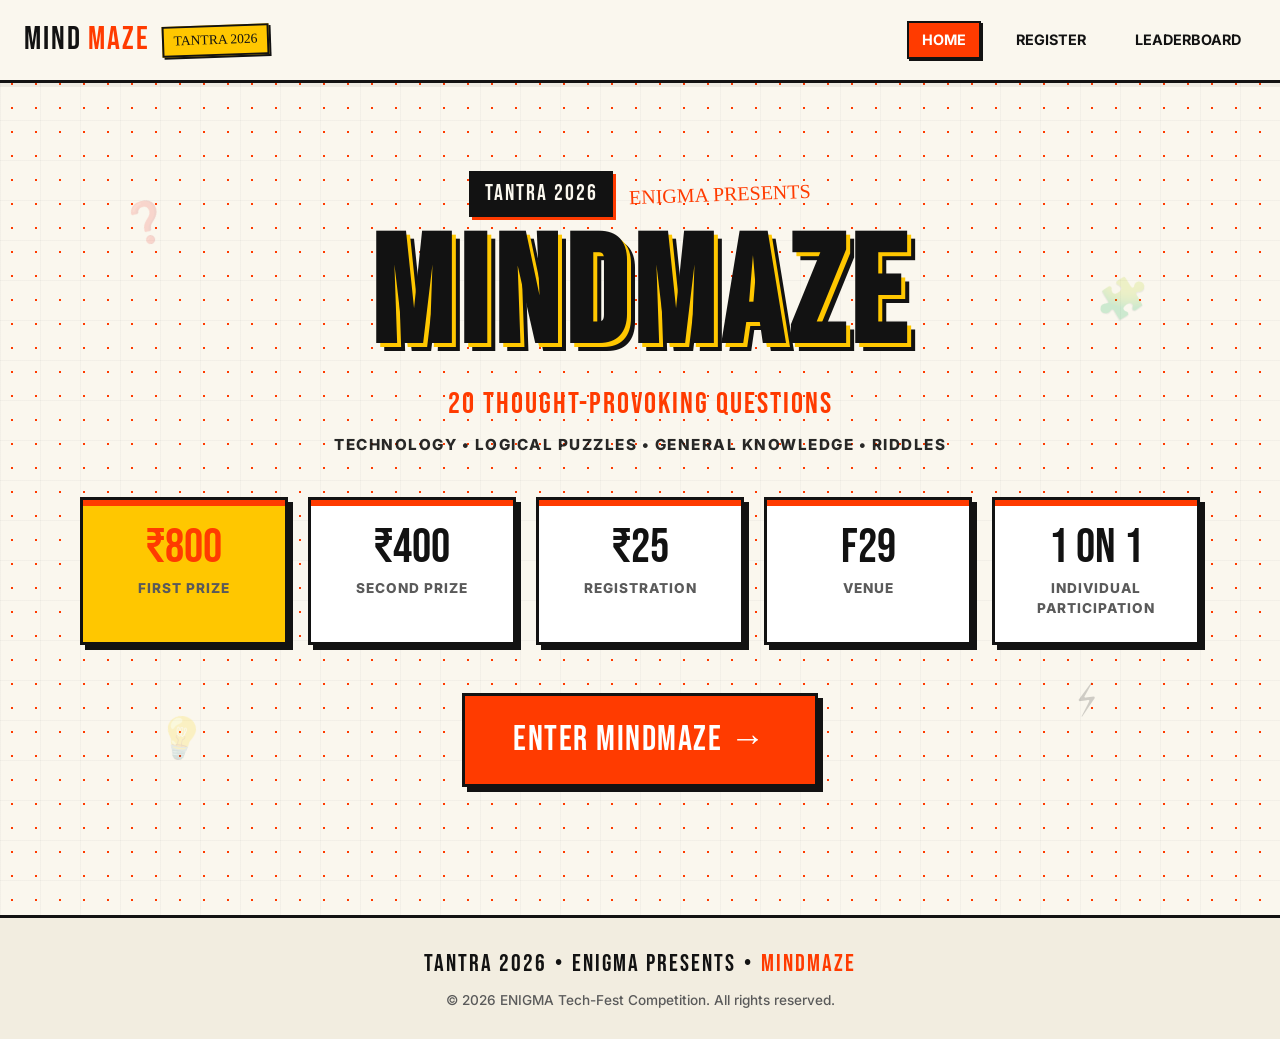
<file: index.html>
<!DOCTYPE html>
<html lang="en">
<head>
  <meta charset="UTF-8">
  <meta name="viewport" content="width=device-width, initial-scale=1.0">
  <title>MINDMAZE | Quiz Competition - TANTRA 2026 by ENIGMA</title>
  <meta name="description" content="MINDMAZE - College Tech-Fest Quiz Competition presented by ENIGMA for TANTRA 2026. 20 thought-provoking questions covering Technology, Logical Puzzles, and General Knowledge.">
  
  <!-- CSS Stylesheets -->
  <link rel="stylesheet" href="css/style.css">
  <style>
    /* Hero Landing Custom Styles */
    .hero-section {
      text-align: center;
      padding: 3.5rem 1rem 2.5rem 1rem;
      position: relative;
    }
    
    .event-badge-group {
      display: flex;
      align-items: center;
      justify-content: center;
      gap: 1rem;
      margin-bottom: 1rem;
      flex-wrap: wrap;
    }

    .fest-tag {
      font-family: var(--font-display);
      font-size: 1.4rem;
      background: var(--text-dark);
      color: var(--bg-cream);
      padding: 0.25rem 0.85rem;
      letter-spacing: 2px;
      border: 2px solid var(--border-dark);
      box-shadow: 3px 3px 0px var(--accent-primary);
    }

    .organizer-tag {
      font-family: var(--font-hand);
      font-size: 1.25rem;
      color: var(--accent-primary);
      transform: rotate(-2deg);
    }

    .main-hero-title {
      font-size: clamp(4.5rem, 12vw, 9.5rem);
      letter-spacing: 6px;
      line-height: 0.85;
      margin: 0.5rem 0 1.25rem 0;
      color: var(--text-dark);
      text-shadow: 4px 4px 0px var(--accent-yellow), 8px 8px 0px var(--border-dark);
      position: relative;
    }

    .hero-subtitle {
      font-family: var(--font-display);
      font-size: 1.85rem;
      letter-spacing: 2px;
      color: var(--accent-primary);
      margin-bottom: 0.5rem;
    }

    .hero-categories {
      font-size: 0.95rem;
      font-weight: 800;
      letter-spacing: 1.5px;
      color: var(--text-dark);
      margin-bottom: 2.5rem;
      text-transform: uppercase;
      opacity: 0.9;
    }

    .info-cards-grid {
      display: grid;
      grid-template-columns: repeat(auto-fit, minmax(190px, 1fr));
      gap: 1.25rem;
      margin-bottom: 3rem;
    }

    .info-card {
      background: var(--bg-card);
      border: var(--border-width) solid var(--border-dark);
      box-shadow: var(--shadow-md);
      padding: 1.5rem 1rem;
      text-align: center;
      position: relative;
      overflow: hidden;
    }

    .info-card::before {
      content: '';
      position: absolute;
      top: 0;
      left: 0;
      width: 100%;
      height: 6px;
      background: var(--accent-primary);
    }

    .info-card-value {
      font-family: var(--font-display);
      font-size: 3rem;
      line-height: 1;
      margin-bottom: 0.35rem;
      color: var(--text-dark);
    }

    .info-card-label {
      font-size: 0.85rem;
      font-weight: 800;
      text-transform: uppercase;
      letter-spacing: 1px;
      color: var(--text-muted);
    }

    .info-card.highlight-card {
      background: var(--accent-yellow);
    }

    .info-card.highlight-card .info-card-value {
      color: var(--accent-primary);
    }

    .cta-wrapper {
      margin-bottom: 3.5rem;
    }

    .hero-btn {
      font-size: 2.2rem;
      padding: 1.1rem 3rem;
    }

    /* Floating motifs */
    .floating-motif {
      position: absolute;
      font-size: 2.5rem;
      opacity: 0.18;
      pointer-events: none;
      user-select: none;
    }

    .motif-1 { top: 10%; left: 5%; transform: rotate(-15deg); }
    .motif-2 { top: 20%; right: 6%; transform: rotate(12deg); }
    .motif-3 { bottom: 15%; left: 8%; transform: rotate(8deg); }
    .motif-4 { bottom: 20%; right: 10%; transform: rotate(-20deg); }
  </style>
</head>
<body>

  <!-- Top Navigation -->
  <nav class="navbar" aria-label="Main Navigation">
    <div class="nav-brand">
      <div class="nav-logo">MIND<span>MAZE</span></div>
      <span class="nav-badge">TANTRA 2026</span>
    </div>
    <div class="nav-links">
      <a href="index.html" class="nav-link">Home</a>
      <a href="register.html" class="nav-link">Register</a>
      <a href="leaderboard.html" class="nav-link">Leaderboard</a>
    </div>
  </nav>

  <!-- Main Wrapper -->
  <main class="main-wrapper">
    <section class="hero-section">
      <!-- Decorative Floating Symbols -->
      <div class="floating-motif motif-1">❓</div>
      <div class="floating-motif motif-2">🧩</div>
      <div class="floating-motif motif-3">💡</div>
      <div class="floating-motif motif-4">⚡</div>

      <div class="event-badge-group">
        <span class="fest-tag">TANTRA 2026</span>
        <span class="organizer-tag">ENIGMA PRESENTS</span>
      </div>

      <h1 class="main-hero-title">MINDMAZE</h1>

      <p class="hero-subtitle">20 THOUGHT-PROVOKING QUESTIONS</p>
      <p class="hero-categories">TECHNOLOGY • LOGICAL PUZZLES • GENERAL KNOWLEDGE • RIDDLES</p>

      <!-- Event Information Cards Grid -->
      <div class="info-cards-grid">
        <div class="info-card highlight-card">
          <div class="info-card-value">₹800</div>
          <div class="info-card-label">FIRST PRIZE</div>
        </div>

        <div class="info-card">
          <div class="info-card-value">₹400</div>
          <div class="info-card-label">SECOND PRIZE</div>
        </div>

        <div class="info-card">
          <div class="info-card-value">₹25</div>
          <div class="info-card-label">REGISTRATION</div>
        </div>

        <div class="info-card">
          <div class="info-card-value">F29</div>
          <div class="info-card-label">VENUE</div>
        </div>

        <div class="info-card">
          <div class="info-card-value">1 ON 1</div>
          <div class="info-card-label">INDIVIDUAL PARTICIPATION</div>
        </div>
      </div>

      <!-- Main Action Call -->
      <div class="cta-wrapper">
        <a href="register.html" class="btn btn-primary hero-btn">ENTER MINDMAZE →</a>
      </div>
    </section>
  </main>

  <!-- Footer -->
  <footer class="footer">
    <div class="footer-content">
      <div class="footer-brand">
        <span>TANTRA 2026</span> • <span>ENIGMA PRESENTS</span> • <span class="text-accent">MINDMAZE</span>
      </div>
      <div class="footer-text">
        © 2026 ENIGMA Tech-Fest Competition. All rights reserved.
      </div>
    </div>
  </footer>

  <script src="js/app.js"></script>
</body>
</html>
</file>
<file: css/style.css>
/* ==========================================================================
   MINDMAZE - TANTRA 2026 | ENIGMA
   Core Design System & Global Stylesheet
   Aesthetic: Warm cream base, inked borders, halftone accents, neo-brutalist pop
   ========================================================================== */

/* Google Fonts Import */
@import url('https://fonts.googleapis.com/css2?family=Bebas+Neue&family=Inter:wght@400;500;600;700;800&family=Permanent+Marker&display=swap');

/* CSS Variables */
:root {
  /* Color Palette */
  --bg-cream: #FAF7EE;
  --bg-cream-dark: #F2EDE0;
  --bg-card: #FFFFFF;
  --text-dark: #121212;
  --text-muted: #5A5A5A;
  
  --accent-primary: #FF3B00;    /* Bright orange-red */
  --accent-secondary: #D94A00;  /* Dark orange */
  --accent-yellow: #FFC700;     /* Highlight yellow */
  --accent-green: #00A86B;      /* Success badge */
  
  --border-dark: #121212;
  --border-width: 3px;
  
  /* Shadows */
  --shadow-sm: 3px 3px 0px var(--border-dark);
  --shadow-md: 5px 5px 0px var(--border-dark);
  --shadow-lg: 8px 8px 0px var(--border-dark);
  --shadow-hover: 2px 2px 0px var(--border-dark);
  
  /* Typography */
  --font-display: 'Bebas Neue', impact, sans-serif;
  --font-body: 'Inter', system-ui, -apple-system, sans-serif;
  --font-hand: 'Permanent Marker', cursive;
  
  /* Border Radius */
  --radius-sharp: 0px;
  --radius-sm: 4px;
  --radius-md: 8px;
  --radius-lg: 12px;
  
  /* Transitions */
  --transition-fast: 0.15s cubic-bezier(0.4, 0, 0.2, 1);
  --transition-normal: 0.25s cubic-bezier(0.4, 0, 0.2, 1);
}

/* Base Reset & Globals */
*, *::before, *::after {
  box-sizing: border-box;
  margin: 0;
  padding: 0;
}

html {
  font-size: 16px;
  scroll-behavior: smooth;
  height: 100%;
}

body {
  font-family: var(--font-body);
  background-color: var(--bg-cream);
  color: var(--text-dark);
  line-height: 1.5;
  min-height: 100vh;
  display: flex;
  flex-direction: column;
  position: relative;
  overflow-x: hidden;
  /* Paper / Halftone grid background */
  background-image: 
    radial-gradient(var(--accent-primary) 0.75px, transparent 0.75px),
    linear-gradient(to right, rgba(18, 18, 18, 0.03) 1px, transparent 1px),
    linear-gradient(to bottom, rgba(18, 18, 18, 0.03) 1px, transparent 1px);
  background-size: 24px 24px, 40px 40px, 40px 40px;
  background-position: 0 0, 0 0, 0 0;
}

/* Typography Hierarchy */
h1, h2, h3, h4, h5, h6 {
  font-family: var(--font-display);
  letter-spacing: 1px;
  line-height: 1.05;
  color: var(--text-dark);
  text-transform: uppercase;
}

p {
  color: var(--text-dark);
  font-size: 1rem;
}

a {
  color: inherit;
  text-decoration: none;
}

/* Top Navigation Bar */
.navbar {
  width: 100%;
  background-color: var(--bg-cream);
  border-bottom: var(--border-width) solid var(--border-dark);
  padding: 1rem 1.5rem;
  display: flex;
  justify-content: space-between;
  align-items: center;
  position: sticky;
  top: 0;
  z-index: 100;
  box-shadow: 0 4px 0px rgba(18, 18, 18, 0.05);
}

.nav-brand {
  display: flex;
  align-items: center;
  gap: 0.75rem;
}

.nav-badge {
  font-family: var(--font-hand);
  font-size: 0.85rem;
  background: var(--accent-yellow);
  color: var(--text-dark);
  padding: 0.2rem 0.6rem;
  border: 2px solid var(--border-dark);
  box-shadow: 2px 2px 0px var(--border-dark);
  transform: rotate(-2deg);
}

.nav-logo {
  font-family: var(--font-display);
  font-size: 2rem;
  letter-spacing: 2px;
  color: var(--text-dark);
  display: flex;
  align-items: center;
  gap: 0.4rem;
}

.nav-logo span {
  color: var(--accent-primary);
}

.nav-links {
  display: flex;
  align-items: center;
  gap: 1.25rem;
}

.nav-link {
  font-family: var(--font-body);
  font-weight: 700;
  font-size: 0.9rem;
  text-transform: uppercase;
  padding: 0.4rem 0.8rem;
  border: 2px solid transparent;
  transition: var(--transition-fast);
}

.nav-link:hover {
  border-color: var(--border-dark);
  background: var(--accent-yellow);
  box-shadow: 2px 2px 0px var(--border-dark);
}

.nav-link.active {
  background: var(--accent-primary);
  color: #FFFFFF;
  border: 2px solid var(--border-dark);
  box-shadow: 2px 2px 0px var(--border-dark);
}

/* Main Container Layout */
.main-wrapper {
  flex: 1;
  width: 100%;
  max-width: 1200px;
  margin: 0 auto;
  padding: 2rem 1.5rem;
  display: flex;
  flex-direction: column;
}

/* Common Card Style - Neo Brutalist */
.brutal-card {
  background-color: var(--bg-card);
  border: var(--border-width) solid var(--border-dark);
  box-shadow: var(--shadow-md);
  padding: 1.75rem;
  position: relative;
  transition: var(--transition-normal);
}

.brutal-card:hover {
  transform: translate(-2px, -2px);
  box-shadow: var(--shadow-lg);
}

.brutal-card.accent-card {
  background-color: var(--accent-yellow);
}

.brutal-card.primary-card {
  background-color: var(--accent-primary);
  color: #FFFFFF;
}

.brutal-card.primary-card h1,
.brutal-card.primary-card h2,
.brutal-card.primary-card h3,
.brutal-card.primary-card p {
  color: #FFFFFF;
}

/* Buttons */
.btn {
  display: inline-flex;
  align-items: center;
  justify-content: center;
  gap: 0.5rem;
  font-family: var(--font-display);
  font-size: 1.5rem;
  letter-spacing: 1.5px;
  padding: 0.85rem 1.75rem;
  border: var(--border-width) solid var(--border-dark);
  box-shadow: var(--shadow-md);
  cursor: pointer;
  text-transform: uppercase;
  transition: var(--transition-fast);
  min-height: 48px;
  user-select: none;
}

.btn:active {
  transform: translate(3px, 3px);
  box-shadow: 1px 1px 0px var(--border-dark);
}

.btn-primary {
  background-color: var(--accent-primary);
  color: #FFFFFF;
}

.btn-primary:hover {
  background-color: #E03400;
  transform: translate(-2px, -2px);
  box-shadow: var(--shadow-lg);
}

.btn-secondary {
  background-color: var(--accent-yellow);
  color: var(--text-dark);
}

.btn-secondary:hover {
  background-color: #EFB800;
  transform: translate(-2px, -2px);
  box-shadow: var(--shadow-lg);
}

.btn-outline {
  background-color: var(--bg-card);
  color: var(--text-dark);
}

.btn-outline:hover {
  background-color: var(--bg-cream-dark);
  transform: translate(-2px, -2px);
  box-shadow: var(--shadow-lg);
}

.btn-danger {
  background-color: #E63946;
  color: #FFFFFF;
}

.btn:disabled {
  opacity: 0.5;
  cursor: not-allowed;
  transform: none !important;
  box-shadow: var(--shadow-sm) !important;
}

/* Badges & Tags */
.tag {
  display: inline-block;
  font-family: var(--font-body);
  font-weight: 800;
  font-size: 0.75rem;
  letter-spacing: 1px;
  text-transform: uppercase;
  padding: 0.3rem 0.75rem;
  border: 2px solid var(--border-dark);
  box-shadow: 2px 2px 0px var(--border-dark);
  background-color: var(--bg-card);
}

.tag-accent {
  background-color: var(--accent-primary);
  color: #FFFFFF;
}

.tag-yellow {
  background-color: var(--accent-yellow);
  color: var(--text-dark);
}

/* Footer */
.footer {
  width: 100%;
  border-top: var(--border-width) solid var(--border-dark);
  background-color: var(--bg-cream-dark);
  padding: 1.75rem 1.5rem;
  text-align: center;
  margin-top: auto;
}

.footer-content {
  max-width: 1200px;
  margin: 0 auto;
  display: flex;
  flex-direction: column;
  align-items: center;
  gap: 0.5rem;
}

.footer-brand {
  font-family: var(--font-display);
  font-size: 1.5rem;
  letter-spacing: 2px;
  display: flex;
  align-items: center;
  gap: 0.5rem;
}

.footer-text {
  font-size: 0.85rem;
  color: var(--text-muted);
  font-weight: 500;
}

/* SVG Halftone & Ink Accents */
.ink-splatter {
  position: absolute;
  pointer-events: none;
  opacity: 0.12;
  z-index: 0;
}

.hand-drawn-badge {
  font-family: var(--font-hand);
  color: var(--accent-primary);
  font-size: 1.1rem;
  display: inline-block;
  transform: rotate(-3deg);
}

/* Modal / Dialog Styles */
.modal-overlay {
  position: fixed;
  top: 0;
  left: 0;
  width: 100vw;
  height: 100vh;
  background: rgba(18, 18, 18, 0.75);
  backdrop-filter: blur(3px);
  display: flex;
  align-items: center;
  justify-content: center;
  z-index: 1000;
  opacity: 0;
  visibility: hidden;
  transition: opacity 0.2s ease, visibility 0.2s ease;
  padding: 1rem;
}

.modal-overlay.active {
  opacity: 1;
  visibility: visible;
}

.modal-box {
  background: var(--bg-cream);
  border: var(--border-width) solid var(--border-dark);
  box-shadow: 10px 10px 0px var(--border-dark);
  max-width: 500px;
  width: 100%;
  padding: 2rem;
  position: relative;
  transform: scale(0.95);
  transition: transform 0.2s ease;
}

.modal-overlay.active .modal-box {
  transform: scale(1);
}

.modal-title {
  font-size: 2rem;
  margin-bottom: 0.75rem;
}

.modal-text {
  font-size: 1rem;
  margin-bottom: 1.5rem;
  line-height: 1.5;
}

.modal-actions {
  display: flex;
  gap: 1rem;
  justify-content: flex-end;
}

/* Banner Warning for Anti-Cheat */
.warning-banner {
  background-color: #FFF3CD;
  border: var(--border-width) solid var(--border-dark);
  box-shadow: var(--shadow-sm);
  padding: 0.75rem 1rem;
  display: flex;
  align-items: center;
  gap: 0.75rem;
  font-weight: 700;
  color: #856404;
  margin-bottom: 1.5rem;
}

.warning-banner-danger {
  background-color: #F8D7DA;
  color: #721C24;
}

/* Utility Classes */
.text-center { text-align: center; }
.text-accent { color: var(--accent-primary); }
.mt-1 { margin-top: 0.5rem; }
.mt-2 { margin-top: 1rem; }
.mt-3 { margin-top: 1.5rem; }
.mt-4 { margin-top: 2rem; }
.mb-1 { margin-bottom: 0.5rem; }
.mb-2 { margin-bottom: 1rem; }
.mb-3 { margin-bottom: 1.5rem; }
.mb-4 { margin-bottom: 2rem; }
.d-flex { display: flex; }
.align-center { align-items: center; }
.justify-between { justify-content: space-between; }
.gap-1 { gap: 0.5rem; }
.gap-2 { gap: 1rem; }

/* Responsive Base Adjustments */
@media (max-width: 768px) {
  html { font-size: 15px; }
  .navbar { padding: 0.75rem 1rem; }
  .nav-logo { font-size: 1.6rem; }
  .main-wrapper { padding: 1.25rem 1rem; }
  .brutal-card { padding: 1.25rem; }
  .btn { font-size: 1.3rem; padding: 0.75rem 1.25rem; }
}

@media (prefers-reduced-motion: reduce) {
  *, *::before, *::after {
    animation-duration: 0.01ms !important;
    animation-iteration-count: 1 !important;
    transition-duration: 0.01ms !important;
    scroll-behavior: auto !important;
  }
}
</file>
